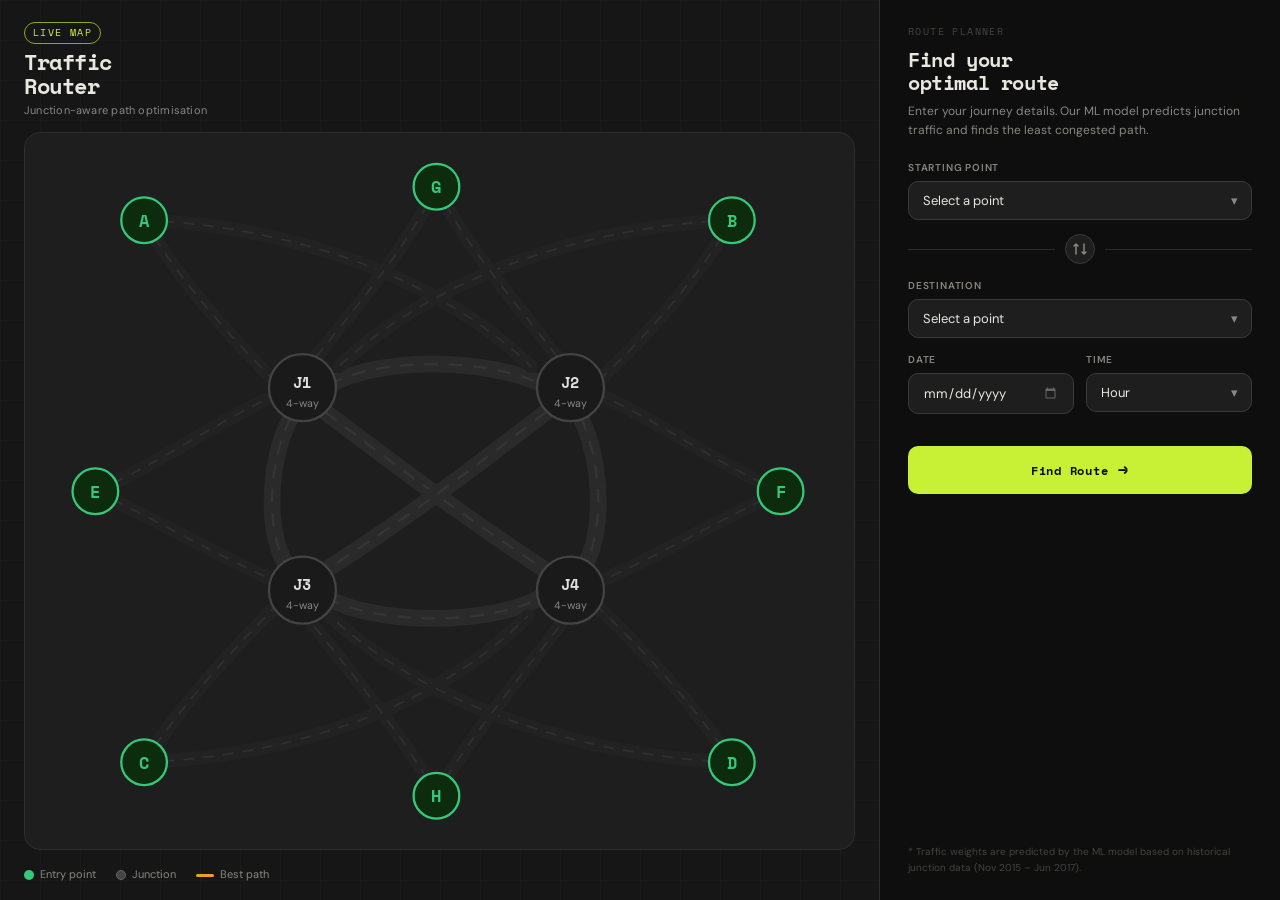
<file: app/public/index.html>
<!DOCTYPE html>
<html lang="en">
<head>
  <meta charset="UTF-8" />
  <meta name="viewport" content="width=device-width, initial-scale=1.0"/>
  <title>Smart Traffic Router</title>
  <link href="https://fonts.googleapis.com/css2?family=Space+Mono:wght@400;700&family=DM+Sans:wght@300;400;500;600&display=swap" rel="stylesheet"/>
  <link rel="stylesheet" href="styles.css"/>
</head>
<body>

  <div class="app">

        <div class="map-panel">
      <div class="map-header">
        <span class="map-tag">LIVE MAP</span>
        <h1 class="map-title">Traffic<br/>Router</h1>
        <p class="map-sub">Junction-aware path optimisation</p>
      </div>

      <div class="map-wrap">
        <svg id="mapSvg" width="100%" viewBox="0 0 520 460" xmlns="http://www.w3.org/2000/svg">

          <!-- ── Junction-to-junction roads ── -->
          <!-- J1–J2 top -->
          <path d="M 188 160 C 220 142, 290 142, 328 160" fill="none" stroke="#2a2a2a" stroke-width="11" stroke-linecap="round"/>
          <path d="M 188 160 C 220 142, 290 142, 328 160" fill="none" stroke="#3d3d3d" stroke-width="1.5" stroke-dasharray="9 7" opacity="0.6"/>
          <!-- J3–J4 bottom -->
          <path d="M 186 300 C 220 318, 292 318, 326 300" fill="none" stroke="#2a2a2a" stroke-width="11" stroke-linecap="round"/>
          <path d="M 186 300 C 220 318, 292 318, 326 300" fill="none" stroke="#3d3d3d" stroke-width="1.5" stroke-dasharray="9 7" opacity="0.6"/>
          <!-- J1–J3 left -->
          <path d="M 162 182 C 146 215, 146 262, 162 282" fill="none" stroke="#2a2a2a" stroke-width="11" stroke-linecap="round"/>
          <path d="M 162 182 C 146 215, 146 262, 162 282" fill="none" stroke="#3d3d3d" stroke-width="1.5" stroke-dasharray="9 7" opacity="0.6"/>
          <!-- J2–J4 right -->
          <path d="M 353 182 C 368 215, 368 262, 353 282" fill="none" stroke="#2a2a2a" stroke-width="11" stroke-linecap="round"/>
          <path d="M 353 182 C 368 215, 368 262, 353 282" fill="none" stroke="#3d3d3d" stroke-width="1.5" stroke-dasharray="9 7" opacity="0.6"/>
          <!-- J1–J4 diagonal -->
          <path d="M 185 178 C 238 218, 278 248, 330 282" fill="none" stroke="#2a2a2a" stroke-width="11" stroke-linecap="round"/>
          <path d="M 185 178 C 238 218, 278 248, 330 282" fill="none" stroke="#3d3d3d" stroke-width="1.5" stroke-dasharray="9 7" opacity="0.6"/>
          <!-- J2–J3 diagonal -->
          <path d="M 330 178 C 278 218, 238 248, 185 282" fill="none" stroke="#2a2a2a" stroke-width="11" stroke-linecap="round"/>
          <path d="M 330 178 C 278 218, 238 248, 185 282" fill="none" stroke="#3d3d3d" stroke-width="1.5" stroke-dasharray="9 7" opacity="0.6"/>

          <!-- ── Entry roads ── -->
          <!-- A (top-left corner) → J1 and J2 -->
          <path d="M 66 52 C 88 90, 122 128, 152 158" fill="none" stroke="#222" stroke-width="9" stroke-linecap="round"/>
          <path d="M 66 52 C 88 90, 122 128, 152 158" fill="none" stroke="#3d3d3d" stroke-width="1.2" stroke-dasharray="7 6" opacity="0.5"/>
          <path d="M 66 52 C 160 56, 258 88, 320 148" fill="none" stroke="#222" stroke-width="9" stroke-linecap="round"/>
          <path d="M 66 52 C 160 56, 258 88, 320 148" fill="none" stroke="#3d3d3d" stroke-width="1.2" stroke-dasharray="7 6" opacity="0.5"/>
          <!-- B (top-right corner) → J1 and J2 -->
          <path d="M 452 52 C 430 90, 396 128, 364 158" fill="none" stroke="#222" stroke-width="9" stroke-linecap="round"/>
          <path d="M 452 52 C 430 90, 396 128, 364 158" fill="none" stroke="#3d3d3d" stroke-width="1.2" stroke-dasharray="7 6" opacity="0.5"/>
          <path d="M 452 52 C 358 56, 258 88, 194 148" fill="none" stroke="#222" stroke-width="9" stroke-linecap="round"/>
          <path d="M 452 52 C 358 56, 258 88, 194 148" fill="none" stroke="#3d3d3d" stroke-width="1.2" stroke-dasharray="7 6" opacity="0.5"/>
          <!-- C (bottom-left corner) → J3 and J4 -->
          <path d="M 66 408 C 88 374, 122 336, 152 306" fill="none" stroke="#222" stroke-width="9" stroke-linecap="round"/>
          <path d="M 66 408 C 88 374, 122 336, 152 306" fill="none" stroke="#3d3d3d" stroke-width="1.2" stroke-dasharray="7 6" opacity="0.5"/>
          <path d="M 66 408 C 160 404, 256 374, 318 312" fill="none" stroke="#222" stroke-width="9" stroke-linecap="round"/>
          <path d="M 66 408 C 160 404, 256 374, 318 312" fill="none" stroke="#3d3d3d" stroke-width="1.2" stroke-dasharray="7 6" opacity="0.5"/>
          <!-- D (bottom-right corner) → J3 and J4 -->
          <path d="M 452 408 C 430 374, 396 336, 364 306" fill="none" stroke="#222" stroke-width="9" stroke-linecap="round"/>
          <path d="M 452 408 C 430 374, 396 336, 364 306" fill="none" stroke="#3d3d3d" stroke-width="1.2" stroke-dasharray="7 6" opacity="0.5"/>
          <path d="M 452 408 C 358 404, 256 374, 188 312" fill="none" stroke="#222" stroke-width="9" stroke-linecap="round"/>
          <path d="M 452 408 C 358 404, 256 374, 188 312" fill="none" stroke="#3d3d3d" stroke-width="1.2" stroke-dasharray="7 6" opacity="0.5"/>
          <!-- E (mid-left) → J1 and J3 -->
          <path d="M 34 230 C 72 214, 118 182, 150 168" fill="none" stroke="#222" stroke-width="9" stroke-linecap="round"/>
          <path d="M 34 230 C 72 214, 118 182, 150 168" fill="none" stroke="#3d3d3d" stroke-width="1.2" stroke-dasharray="7 6" opacity="0.5"/>
          <path d="M 34 230 C 72 248, 118 274, 150 288" fill="none" stroke="#222" stroke-width="9" stroke-linecap="round"/>
          <path d="M 34 230 C 72 248, 118 274, 150 288" fill="none" stroke="#3d3d3d" stroke-width="1.2" stroke-dasharray="7 6" opacity="0.5"/>
          <!-- F (mid-right) → J2 and J4 -->
          <path d="M 484 230 C 446 214, 400 182, 368 168" fill="none" stroke="#222" stroke-width="9" stroke-linecap="round"/>
          <path d="M 484 230 C 446 214, 400 182, 368 168" fill="none" stroke="#3d3d3d" stroke-width="1.2" stroke-dasharray="7 6" opacity="0.5"/>
          <path d="M 484 230 C 446 248, 400 274, 368 288" fill="none" stroke="#222" stroke-width="9" stroke-linecap="round"/>
          <path d="M 484 230 C 446 248, 400 274, 368 288" fill="none" stroke="#3d3d3d" stroke-width="1.2" stroke-dasharray="7 6" opacity="0.5"/>
          <!-- G (top-mid) → J1 and J2 -->
          <path d="M 258 30 C 238 72, 196 120, 174 148" fill="none" stroke="#222" stroke-width="9" stroke-linecap="round"/>
          <path d="M 258 30 C 238 72, 196 120, 174 148" fill="none" stroke="#3d3d3d" stroke-width="1.2" stroke-dasharray="7 6" opacity="0.5"/>
          <path d="M 258 30 C 278 72, 322 120, 342 148" fill="none" stroke="#222" stroke-width="9" stroke-linecap="round"/>
          <path d="M 258 30 C 278 72, 322 120, 342 148" fill="none" stroke="#3d3d3d" stroke-width="1.2" stroke-dasharray="7 6" opacity="0.5"/>
          <!-- H (bottom-mid) → J3 and J4 -->
          <path d="M 258 430 C 238 392, 196 342, 174 314" fill="none" stroke="#222" stroke-width="9" stroke-linecap="round"/>
          <path d="M 258 430 C 238 392, 196 342, 174 314" fill="none" stroke="#3d3d3d" stroke-width="1.2" stroke-dasharray="7 6" opacity="0.5"/>
          <path d="M 258 430 C 278 392, 322 342, 342 314" fill="none" stroke="#222" stroke-width="9" stroke-linecap="round"/>
          <path d="M 258 430 C 278 392, 322 342, 342 314" fill="none" stroke="#3d3d3d" stroke-width="1.2" stroke-dasharray="7 6" opacity="0.5"/>

          <!-- ── Highlighted path layer ── -->
          <g id="pathLayer"></g>

          <!-- ── Junctions ── -->
          <g class="jnode" id="jJ1" data-j="J1">
            <circle cx="170" cy="162" r="22" class="j-circle" fill="#1a1a1a" stroke="#444" stroke-width="1.5"/>
            <text x="170" y="158" text-anchor="middle" dominant-baseline="central" font-family="'Space Mono',monospace" font-size="10" fill="#e0e0e0" font-weight="700">J1</text>
            <text x="170" y="172" text-anchor="middle" dominant-baseline="central" font-family="'DM Sans',sans-serif" font-size="7" fill="#888">4-way</text>
          </g>
          <g class="jnode" id="jJ2" data-j="J2">
            <circle cx="346" cy="162" r="22" class="j-circle" fill="#1a1a1a" stroke="#444" stroke-width="1.5"/>
            <text x="346" y="158" text-anchor="middle" dominant-baseline="central" font-family="'Space Mono',monospace" font-size="10" fill="#e0e0e0" font-weight="700">J2</text>
            <text x="346" y="172" text-anchor="middle" dominant-baseline="central" font-family="'DM Sans',sans-serif" font-size="7" fill="#888">4-way</text>
          </g>
          <g class="jnode" id="jJ3" data-j="J3">
            <circle cx="170" cy="295" r="22" class="j-circle" fill="#1a1a1a" stroke="#444" stroke-width="1.5"/>
            <text x="170" y="291" text-anchor="middle" dominant-baseline="central" font-family="'Space Mono',monospace" font-size="10" fill="#e0e0e0" font-weight="700">J3</text>
            <text x="170" y="305" text-anchor="middle" dominant-baseline="central" font-family="'DM Sans',sans-serif" font-size="7" fill="#888">4-way</text>
          </g>
          <g class="jnode" id="jJ4" data-j="J4">
            <circle cx="346" cy="295" r="22" class="j-circle" fill="#1a1a1a" stroke="#444" stroke-width="1.5"/>
            <text x="346" y="291" text-anchor="middle" dominant-baseline="central" font-family="'Space Mono',monospace" font-size="10" fill="#e0e0e0" font-weight="700">J4</text>
            <text x="346" y="305" text-anchor="middle" dominant-baseline="central" font-family="'DM Sans',sans-serif" font-size="7" fill="#888">4-way</text>
          </g>

          <!-- ── Entry points (8 unique, one each) ── -->
          <g class="enode" id="ptA" data-pt="A"><circle cx="66"  cy="52"  r="15" class="e-circle"/><text x="66"  y="52"  text-anchor="middle" dominant-baseline="central" font-family="'Space Mono',monospace" font-size="11" font-weight="700" class="e-label">A</text></g>
          <g class="enode" id="ptB" data-pt="B"><circle cx="452" cy="52"  r="15" class="e-circle"/><text x="452" y="52"  text-anchor="middle" dominant-baseline="central" font-family="'Space Mono',monospace" font-size="11" font-weight="700" class="e-label">B</text></g>
          <g class="enode" id="ptC" data-pt="C"><circle cx="66"  cy="408" r="15" class="e-circle"/><text x="66"  y="408" text-anchor="middle" dominant-baseline="central" font-family="'Space Mono',monospace" font-size="11" font-weight="700" class="e-label">C</text></g>
          <g class="enode" id="ptD" data-pt="D"><circle cx="452" cy="408" r="15" class="e-circle"/><text x="452" y="408" text-anchor="middle" dominant-baseline="central" font-family="'Space Mono',monospace" font-size="11" font-weight="700" class="e-label">D</text></g>
          <g class="enode" id="ptE" data-pt="E"><circle cx="34"  cy="230" r="15" class="e-circle"/><text x="34"  y="230" text-anchor="middle" dominant-baseline="central" font-family="'Space Mono',monospace" font-size="11" font-weight="700" class="e-label">E</text></g>
          <g class="enode" id="ptF" data-pt="F"><circle cx="484" cy="230" r="15" class="e-circle"/><text x="484" y="230" text-anchor="middle" dominant-baseline="central" font-family="'Space Mono',monospace" font-size="11" font-weight="700" class="e-label">F</text></g>
          <g class="enode" id="ptG" data-pt="G"><circle cx="258" cy="30"  r="15" class="e-circle"/><text x="258" y="30"  text-anchor="middle" dominant-baseline="central" font-family="'Space Mono',monospace" font-size="11" font-weight="700" class="e-label">G</text></g>
          <g class="enode" id="ptH" data-pt="H"><circle cx="258" cy="430" r="15" class="e-circle"/><text x="258" y="430" text-anchor="middle" dominant-baseline="central" font-family="'Space Mono',monospace" font-size="11" font-weight="700" class="e-label">H</text></g>
        </svg>
      </div>

      <!-- Legend -->
      <div class="legend">
        <div class="legend-item"><span class="leg-dot green"></span> Entry point</div>
        <div class="legend-item"><span class="leg-dot white"></span> Junction</div>
        <div class="legend-item"><span class="leg-line amber"></span> Best path</div>
      </div>
    </div>


    <!-- ── RIGHT: Form panel ── -->
    <div class="form-panel">
      <div class="form-inner">

        <div class="form-header">
          <div class="form-tag">ROUTE PLANNER</div>
          <h2 class="form-title">Find your<br/>optimal route</h2>
          <p class="form-desc">Enter your journey details. Our ML model predicts junction traffic and finds the least congested path.</p>
        </div>

        <form id="routeForm" autocomplete="off">

          <div class="field-group">
            <label class="field-label" for="startPoint">Starting point</label>
            <div class="select-wrap">
              <select id="startPoint" name="startPoint" required>
                <option value="" disabled selected>Select a point</option>
                <option value="A">A</option>
                <option value="B">B</option>
                <option value="C">C</option>
                <option value="D">D</option>
                <option value="E">E</option>
                <option value="F">F</option>
                <option value="G">G</option>
                <option value="H">H</option>
              </select>
              <span class="select-arrow">▾</span>
            </div>
          </div>

          <div class="swap-row">
            <div class="swap-line"></div>
            <button type="button" class="swap-btn" id="swapBtn" title="Swap points">
              <svg width="16" height="16" viewBox="0 0 16 16" fill="none">
                <path d="M4 3v10M4 3L2 5M4 3l2 2M12 13V3M12 13l-2-2M12 13l2-2" stroke="currentColor" stroke-width="1.5" stroke-linecap="round" stroke-linejoin="round"/>
              </svg>
            </button>
            <div class="swap-line"></div>
          </div>

          <div class="field-group">
            <label class="field-label" for="endPoint">Destination</label>
            <div class="select-wrap">
              <select id="endPoint" name="endPoint" required>
                <option value="" disabled selected>Select a point</option>
                <option value="A">A</option>
                <option value="B">B</option>
                <option value="C">C</option>
                <option value="D">D</option>
                <option value="E">E</option>
                <option value="F">F</option>
                <option value="G">G</option>
                <option value="H">H</option>
              </select>
              <span class="select-arrow">▾</span>
            </div>
          </div>

          <div class="field-row">
            <div class="field-group half">
              <label class="field-label" for="travelDate">Date</label>
              <input type="date" id="travelDate" name="travelDate" required placeholder="dd/mm/yyyy"/>
            </div>

            <div class="field-group half">
              <label class="field-label" for="travelHour">Time</label>
              <div class="select-wrap">
                <select id="travelHour" name="travelHour" required>
                  <option value="" disabled selected>Hour</option>
                  <option value="0">12:00 AM</option>
                  <option value="1">1:00 AM</option>
                  <option value="2">2:00 AM</option>
                  <option value="3">3:00 AM</option>
                  <option value="4">4:00 AM</option>
                  <option value="5">5:00 AM</option>
                  <option value="6">6:00 AM</option>
                  <option value="7">7:00 AM</option>
                  <option value="8">8:00 AM</option>
                  <option value="9">9:00 AM</option>
                  <option value="10">10:00 AM</option>
                  <option value="11">11:00 AM</option>
                  <option value="12">12:00 PM</option>
                  <option value="13">1:00 PM</option>
                  <option value="14">2:00 PM</option>
                  <option value="15">3:00 PM</option>
                  <option value="16">4:00 PM</option>
                  <option value="17">5:00 PM</option>
                  <option value="18">6:00 PM</option>
                  <option value="19">7:00 PM</option>
                  <option value="20">8:00 PM</option>
                  <option value="21">9:00 PM</option>
                  <option value="22">10:00 PM</option>
                  <option value="23">11:00 PM</option>
                </select>
                <span class="select-arrow">▾</span>
              </div>
            </div>
          </div>

          <button type="submit" class="submit-btn" id="submitBtn">
            <span class="btn-text">Find Route</span>
            <span class="btn-icon">→</span>
          </button>

        </form>

        <!-- Result card -->
        <div class="result-card" id="resultCard">
          <div class="result-header">
            <span class="result-tag">OPTIMAL ROUTE</span>
            <button class="result-close" id="clearBtn">✕</button>
          </div>
          <div class="result-path" id="resultPath"></div>
          <div class="result-meta" id="resultMeta"></div>
          <div class="result-junctions" id="resultJunctions"></div>
        </div>

        <p class="form-note">* Traffic weights are predicted by the ML model based on historical junction data (Nov 2015 – Jun 2017).</p>

      </div>
    </div>

  </div>

  <script src="../src/app.js"></script>
</body>
</html>
</file>
<file: app/public/styles.css>
/* ── Reset & base ── */
*, *::before, *::after { box-sizing: border-box; margin: 0; padding: 0; }

:root {
  --bg:        #0e0e0e;
  --surface:   #161616;
  --surface2:  #1e1e1e;
  --surface3:  #252525;
  --border:    #2e2e2e;
  --border2:   #3a3a3a;
  --text:      #e8e8e0;
  --text-muted:#888880;
  --text-faint:#444440;
  --accent:    #c8f135;
  --accent-dim:#8aaa20;
  --amber:     #f0a020;
  --red:       #e84040;
  --green:     #35c87a;
  --mono:      'Space Mono', monospace;
  --sans:      'DM Sans', sans-serif;
  --radius:    10px;
  --radius-lg: 16px;
}

html, body {
  height: 100%;
  overflow: hidden;
  background: var(--bg);
  color: var(--text);
  font-family: var(--sans);
  font-size: 14px;
  line-height: 1.6;
  -webkit-font-smoothing: antialiased;
}

/* ── App layout ── */
.app {
  display: grid;
  grid-template-columns: 1fr 400px;
  height: 100vh;
  overflow: hidden;
}



/* ════════════════════════════
   LEFT — Map panel
════════════════════════════ */
.map-panel {
  background: var(--surface);
  border-right: 1px solid var(--border);
  display: flex;
  flex-direction: column;
  padding: 20px 24px 16px;
  gap: 12px;
  position: relative;
  overflow: hidden;
  height: 100vh;
}

/* subtle grid background */
.map-panel::before {
  content: '';
  position: absolute;
  inset: 0;
  background-image:
    linear-gradient(var(--border) 1px, transparent 1px),
    linear-gradient(90deg, var(--border) 1px, transparent 1px);
  background-size: 40px 40px;
  opacity: 0.18;
  pointer-events: none;
}

.map-header {
  position: relative;
  z-index: 1;
}

.map-tag {
  font-family: var(--mono);
  font-size: 10px;
  letter-spacing: 0.14em;
  color: var(--accent);
  display: inline-block;
  padding: 2px 8px;
  border: 1px solid var(--accent-dim);
  border-radius: 999px;
  margin-bottom: 6px;
}

.map-title {
  font-family: var(--mono);
  font-size: 22px;
  font-weight: 700;
  line-height: 1.1;
  color: var(--text);
  letter-spacing: -0.02em;
}

.map-sub {
  font-size: 11px;
  color: var(--text-muted);
  margin-top: 4px;
  letter-spacing: 0.02em;
}

/* Map SVG wrapper */
.map-wrap {
  flex: 1;
  min-height: 0;
  position: relative;
  z-index: 1;
  background: var(--surface2);
  border: 1px solid var(--border);
  border-radius: var(--radius-lg);
  padding: 8px;
  overflow: hidden;
  display: flex;
  align-items: center;
  justify-content: center;
}

.map-wrap svg {
  width: 100%;
  height: 100%;
  max-height: 100%;
}

/* SVG node styles (applied via JS/inline) */
.jnode { cursor: default; }
.jnode:hover .j-circle {
  stroke: var(--accent) !important;
  stroke-width: 2 !important;
}

.enode { cursor: pointer; }
.e-circle {
  fill: #0d2b0d;
  stroke: var(--green);
  stroke-width: 1.5;
  transition: fill 0.2s;
}
.enode:hover .e-circle { fill: #1a4a1a; }
.enode.selected .e-circle {
  fill: var(--accent);
  stroke: var(--accent);
}
.enode.selected .e-label { fill: #0e0e0e !important; }
.e-label { fill: var(--green); }

/* Legend */
.legend {
  display: flex;
  gap: 20px;
  position: relative;
  z-index: 1;
  padding-top: 4px;
}

.legend-item {
  display: flex;
  align-items: center;
  gap: 6px;
  font-size: 11px;
  color: var(--text-muted);
  font-family: var(--sans);
}

.leg-dot {
  width: 10px;
  height: 10px;
  border-radius: 50%;
}
.leg-dot.green  { background: var(--green); }
.leg-dot.white  { background: #444; border: 1px solid #666; }

.leg-line {
  width: 18px;
  height: 3px;
  border-radius: 2px;
}
.leg-line.amber { background: var(--amber); }



/* ════════════════════════════
   RIGHT — Form panel
════════════════════════════ */
.form-panel {
  background: var(--bg);
  display: flex;
  flex-direction: column;
  height: 100vh;
  overflow-y: auto;
}

.form-inner {
  padding: 24px 28px;
  display: flex;
  flex-direction: column;
  gap: 0;
  min-height: 100%;
}

.form-header { margin-bottom: 20px; }

.form-tag {
  font-family: var(--mono);
  font-size: 10px;
  letter-spacing: 0.14em;
  color: var(--text-faint);
  margin-bottom: 8px;
}

.form-title {
  font-family: var(--mono);
  font-size: 20px;
  font-weight: 700;
  line-height: 1.15;
  color: var(--text);
  letter-spacing: -0.02em;
  margin-bottom: 8px;
}

.form-desc {
  font-size: 12px;
  color: var(--text-muted);
  line-height: 1.6;
}

/* ── Form fields ── */
#routeForm {
  display: flex;
  flex-direction: column;
  gap: 0;
}

.field-group {
  display: flex;
  flex-direction: column;
  gap: 5px;
  margin-bottom: 14px;
}

.field-group.half { flex: 1; }

.field-label {
  font-size: 10px;
  font-weight: 600;
  letter-spacing: 0.08em;
  color: var(--text-muted);
  text-transform: uppercase;
  font-family: var(--sans);
}

.select-wrap {
  position: relative;
}

.select-wrap select {
  width: 100%;
  padding: 10px 36px 10px 14px;
  background: var(--surface2);
  border: 1px solid var(--border2);
  border-radius: var(--radius);
  color: var(--text);
  font-family: var(--sans);
  font-size: 13px;
  appearance: none;
  -webkit-appearance: none;
  cursor: pointer;
  outline: none;
  transition: border-color 0.2s, background 0.2s;
}

.select-wrap select:hover {
  border-color: #555;
  background: var(--surface3);
}

.select-wrap select:focus {
  border-color: var(--accent-dim);
  background: var(--surface3);
  box-shadow: 0 0 0 3px rgba(200,241,53,0.08);
}

.select-wrap select option {
  background: var(--surface2);
  color: var(--text);
}

.select-arrow {
  position: absolute;
  right: 14px;
  top: 50%;
  transform: translateY(-50%);
  color: var(--text-muted);
  font-size: 13px;
  pointer-events: none;
}

/* Swap button row */
.swap-row {
  display: flex;
  align-items: center;
  gap: 10px;
  margin-bottom: 14px;
}

.swap-line {
  flex: 1;
  height: 1px;
  background: var(--border);
}

.swap-btn {
  width: 30px;
  height: 30px;
  border-radius: 50%;
  border: 1px solid var(--border2);
  background: var(--surface2);
  color: var(--text-muted);
  display: flex;
  align-items: center;
  justify-content: center;
  cursor: pointer;
  flex-shrink: 0;
  transition: border-color 0.2s, background 0.2s, color 0.2s;
}

.swap-btn:hover {
  border-color: var(--accent-dim);
  background: var(--surface3);
  color: var(--accent);
}

/* Two-column row */
.field-row {
  display: flex;
  gap: 12px;
  margin-bottom: 14px;
}

/* Submit */
.submit-btn {
  width: 100%;
  padding: 12px 24px;
  background: var(--accent);
  border: none;
  border-radius: var(--radius);
  color: #0a0e00;
  font-family: var(--mono);
  font-size: 12px;
  font-weight: 700;
  letter-spacing: 0.06em;
  cursor: pointer;
  display: flex;
  align-items: center;
  justify-content: center;
  gap: 10px;
  margin-top: 4px;
  transition: background 0.2s, transform 0.1s;
  position: relative;
  overflow: hidden;
}

.submit-btn::before {
  content: '';
  position: absolute;
  inset: 0;
  background: rgba(255,255,255,0.15);
  opacity: 0;
  transition: opacity 0.2s;
}

.submit-btn:hover { background: #d8ff40; }
.submit-btn:hover::before { opacity: 1; }
.submit-btn:active { transform: scale(0.985); }

.submit-btn.loading .btn-text::after {
  content: '...';
  animation: dots 1s steps(3, end) infinite;
}

.btn-icon {
  font-size: 16px;
  transition: transform 0.2s;
}
.submit-btn:hover .btn-icon { transform: translateX(4px); }

@keyframes dots {
  0%   { content: '.'; }
  33%  { content: '..'; }
  66%  { content: '...'; }
}

/* ── Result card ── */
.result-card {
  margin-top: 16px;
  background: var(--surface2);
  border: 1px solid var(--border2);
  border-radius: var(--radius-lg);
  padding: 16px;
  display: none;
  animation: slideUp 0.3s ease;
}

.result-card.visible { display: block; }

@keyframes slideUp {
  from { opacity: 0; transform: translateY(10px); }
  to   { opacity: 1; transform: translateY(0); }
}

.result-header {
  display: flex;
  justify-content: space-between;
  align-items: center;
  margin-bottom: 14px;
}

.result-tag {
  font-family: var(--mono);
  font-size: 10px;
  letter-spacing: 0.12em;
  color: var(--accent);
}

.result-close {
  background: none;
  border: none;
  color: var(--text-muted);
  cursor: pointer;
  font-size: 13px;
  padding: 2px 6px;
  border-radius: 4px;
  transition: color 0.2s, background 0.2s;
}
.result-close:hover { color: var(--text); background: var(--surface3); }

.result-path {
  font-family: var(--mono);
  font-size: 15px;
  font-weight: 700;
  color: var(--accent);
  letter-spacing: 0.04em;
  margin-bottom: 10px;
  word-break: break-all;
}

.result-meta {
  font-size: 12px;
  color: var(--text-muted);
  margin-bottom: 12px;
  line-height: 1.7;
}

.result-junctions {
  display: flex;
  flex-wrap: wrap;
  gap: 6px;
}

.j-badge {
  font-family: var(--mono);
  font-size: 11px;
  padding: 4px 10px;
  border-radius: 999px;
  font-weight: 700;
}

.j-badge.low    { background: #0d2b16; color: var(--green);  border: 1px solid #1a5a2a; }
.j-badge.medium { background: #2b1e00; color: var(--amber);  border: 1px solid #5a3e00; }
.j-badge.high   { background: #2b0a0a; color: var(--red);    border: 1px solid #5a1414; }

/* Form footer note */
.form-note {
  margin-top: auto;
  padding-top: 16px;
  font-size: 10px;
  color: var(--text-faint);
  line-height: 1.6;
}

/* ── Date input ── */
input[type="date"] {
  width: 100%;
  padding: 10px 14px;
  background: var(--surface2);
  border: 1px solid var(--border2);
  border-radius: var(--radius);
  color: var(--text);
  font-family: var(--sans);
  font-size: 13px;
  outline: none;
  cursor: pointer;
  transition: border-color 0.2s, background 0.2s;
  color-scheme: dark;
}

input[type="date"]:hover {
  border-color: #555;
  background: var(--surface3);
}

input[type="date"]:focus {
  border-color: var(--accent-dim);
  background: var(--surface3);
  box-shadow: 0 0 0 3px rgba(200,241,53,0.08);
}

input[type="date"]::-webkit-calendar-picker-indicator {
  filter: invert(0.6);
  cursor: pointer;
}

/* ── Responsive ── */
@media (max-width: 900px) {
  .app {
    grid-template-columns: 1fr;
    grid-template-rows: 50vh 1fr;
    height: auto;
    overflow: auto;
  }
  html, body { overflow: auto; }
  .map-panel {
    height: 50vh;
    border-right: none;
    border-bottom: 1px solid var(--border);
    padding: 16px;
  }
  .form-panel { height: auto; overflow: visible; }
  .form-inner { padding: 20px 18px; }
}
</file>
